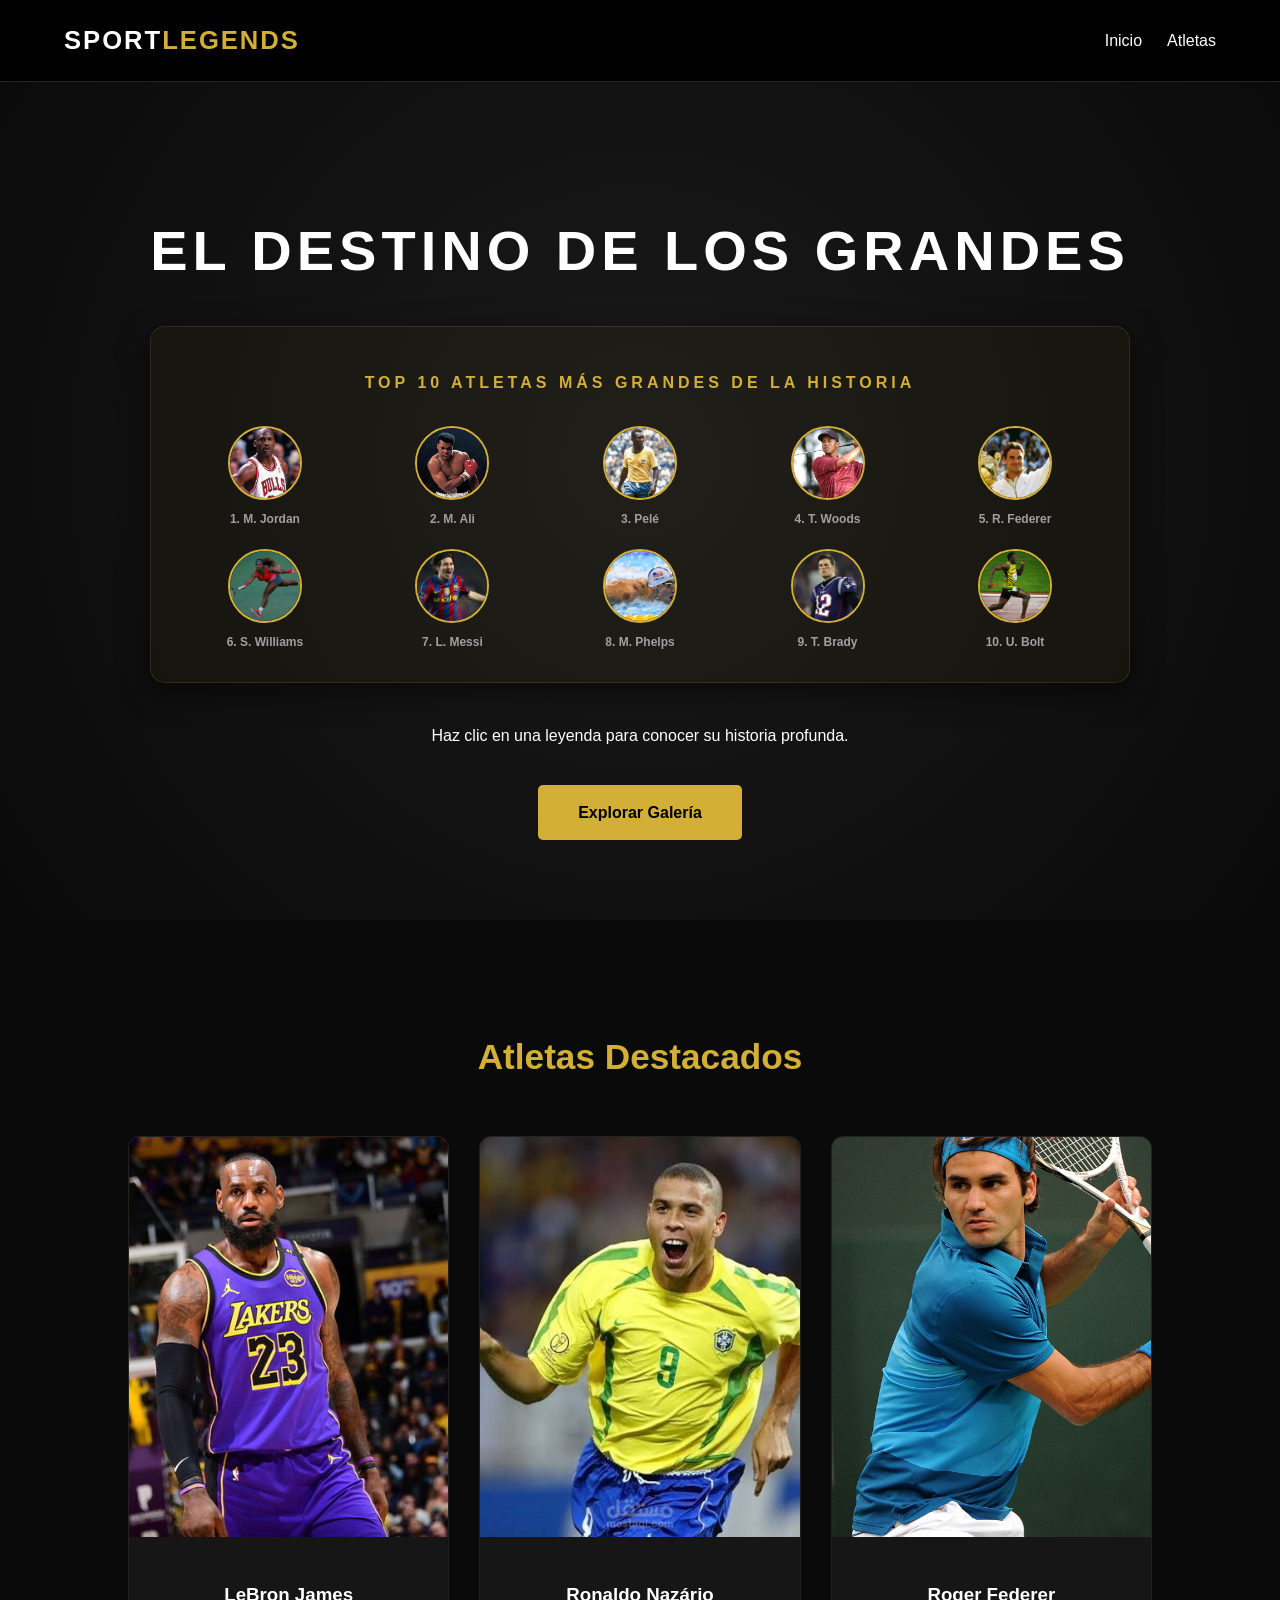
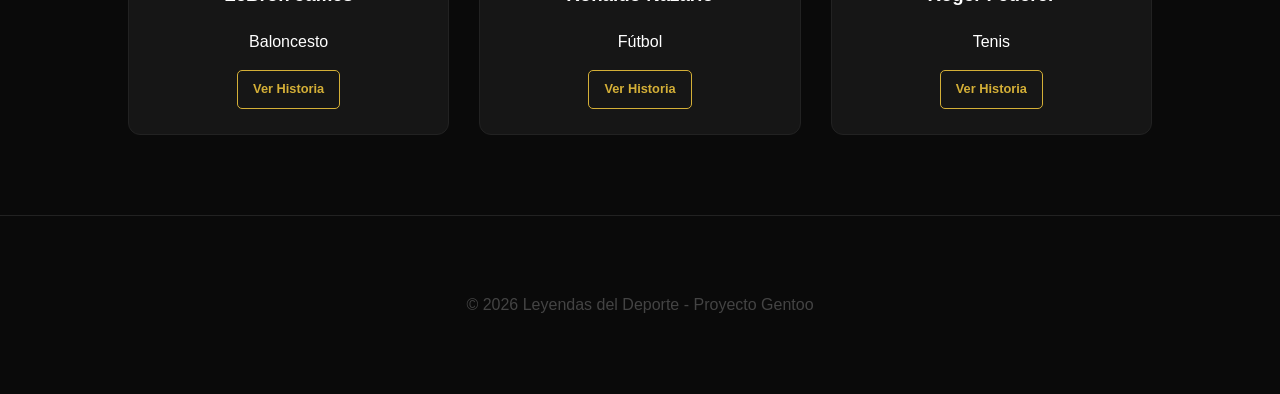
<file: index.html>
<!DOCTYPE html>
<html lang="es">
<head>
    <meta charset="UTF-8">
    <meta name="viewport" content="width=device-width, initial-scale=1.0">
    <title>Leyendas del Deporte | El Museo de los Grandes</title>
    <link rel="stylesheet" href="style.css">
</head>
<body>

    <header>
        <nav>
            <a href="index.html" class="logo">SPORT<span>LEGENDS</span></a>
            <ul>
                <li><a href="index.html">Inicio</a></li>
                <li><a href="#galeria">Atletas</a></li>
            </ul>
        </nav>
    </header>

    <section class="hero">
        <div class="hero-content">
            <h1>EL DESTINO DE LOS GRANDES</h1>
            
            <div class="top-10-museum">
                <h2 class="top-10-title">TOP 10 ATLETAS MÁS GRANDES DE LA HISTORIA</h2>
                
                <div class="names-grid">
                    <div class="top-item">
                        <img src="imagenes/top1_jordan.jpg" alt="Michael Jordan" class="top-thumb">
                        <span>1. M. Jordan</span>
                    </div>
                    <div class="top-item">
                        <img src="imagenes/top2_ali.jpg" alt="Muhammad Ali" class="top-thumb">
                        <span>2. M. Ali</span>
                    </div>
                    <div class="top-item">
                        <img src="imagenes/top3_pele.jpg" alt="Pelé" class="top-thumb">
                        <span>3. Pelé</span>
                    </div>
                    <div class="top-item">
                        <img src="imagenes/top4_woods.jpg" alt="Tiger Woods" class="top-thumb">
                        <span>4. T. Woods</span>
                    </div>
                    <div class="top-item">
                        <img src="imagenes/top5_federer.jpg" alt="Roger Federer" class="top-thumb">
                        <span>5. R. Federer</span>
                    </div>
                    <div class="top-item">
                        <img src="imagenes/top6_williams.jpg" alt="Serena Williams" class="top-thumb">
                        <span>6. S. Williams</span>
                    </div>
                    <div class="top-item">
                        <img src="imagenes/top7_messi.jpg" alt="Lionel Messi" class="top-thumb">
                        <span>7. L. Messi</span>
                    </div>
                    <div class="top-item">
                        <img src="imagenes/top8_phelps.jpg" alt="Michael Phelps" class="top-thumb">
                        <span>8. M. Phelps</span>
                    </div>
                    <div class="top-item">
                        <img src="imagenes/top9_brady.jpg" alt="Tom Brady" class="top-thumb">
                        <span>9. T. Brady</span>
                    </div>
                    <div class="top-item">
                        <img src="imagenes/top10_bolt.jpg" alt="Usain Bolt" class="top-thumb">
                        <span>10. U. Bolt</span>
                    </div>
                </div>
            </div>

            <p>Haz clic en una leyenda para conocer su historia profunda.</p>
            <a href="#galeria" class="btn-main">Explorar Galería</a>
        </div>
    </section>

    <section id="galeria" class="container">
        <h2 class="section-title">Atletas Destacados</h2>
        <div class="grid-leyendas">
            <a href="lebron.html" class="card-link">
                <div class="card">
                    <div class="card-img" style="background-image: url('imagenes/lebron.jpg');"></div>
                    <div class="card-info">
                        <h3>LeBron James</h3>
                        <p>Baloncesto</p>
                        <span class="badge">Ver Historia</span>
                    </div>
                </div>
            </a>
            <a href="ronaldo.html" class="card-link">
                <div class="card">
                    <div class="card-img" style="background-image: url('imagenes/ronaldo.jpg');"></div>
                    <div class="card-info">
                        <h3>Ronaldo Nazário</h3>
                        <p>Fútbol</p>
                        <span class="badge">Ver Historia</span>
                    </div>
                </div>
            </a>
            <a href="federer.html" class="card-link">
                <div class="card">
                    <div class="card-img" style="background-image: url('imagenes/federer.jpg');"></div>
                    <div class="card-info">
                        <h3>Roger Federer</h3>
                        <p>Tenis</p>
                        <span class="badge">Ver Historia</span>
                    </div>
                </div>
            </a>
        </div>
    </section>

    <footer>
        <p>&copy; 2026 Leyendas del Deporte - Proyecto Gentoo</p>
    </footer>

</body>
</html>
</file>
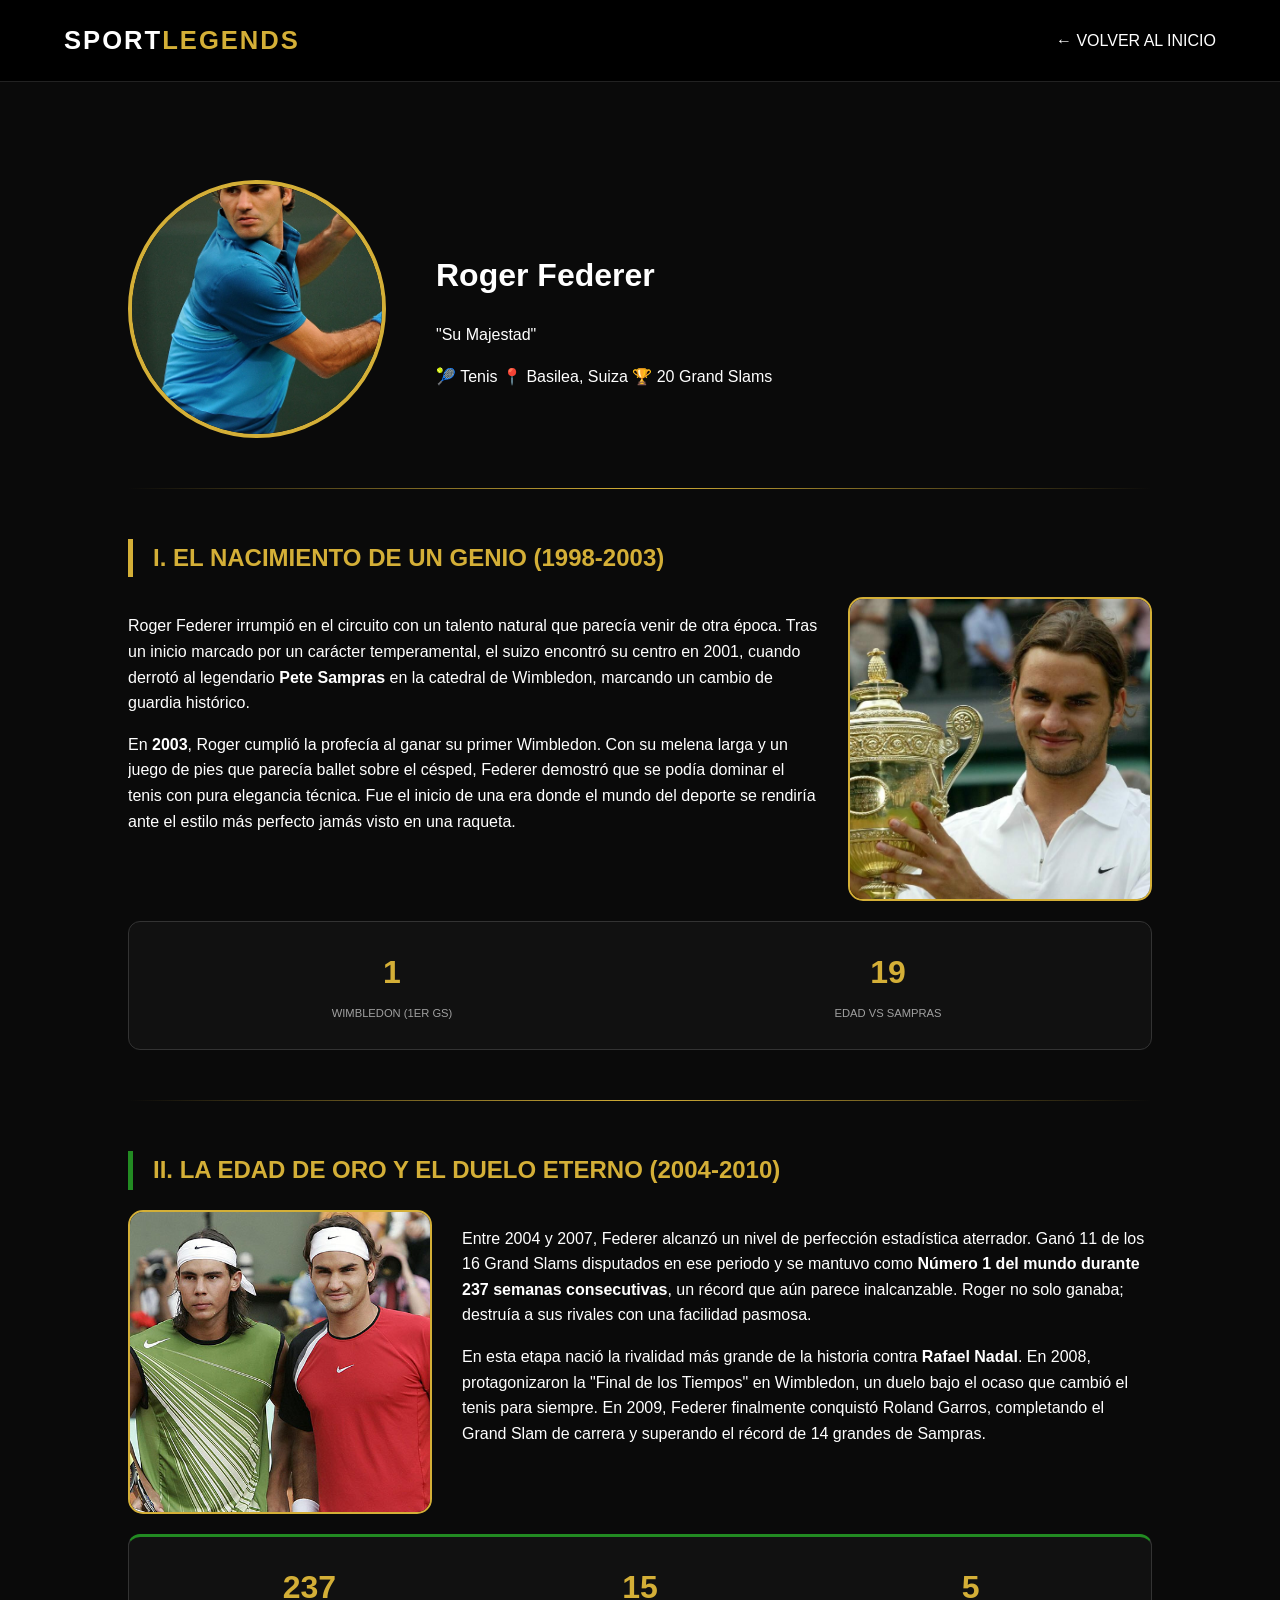
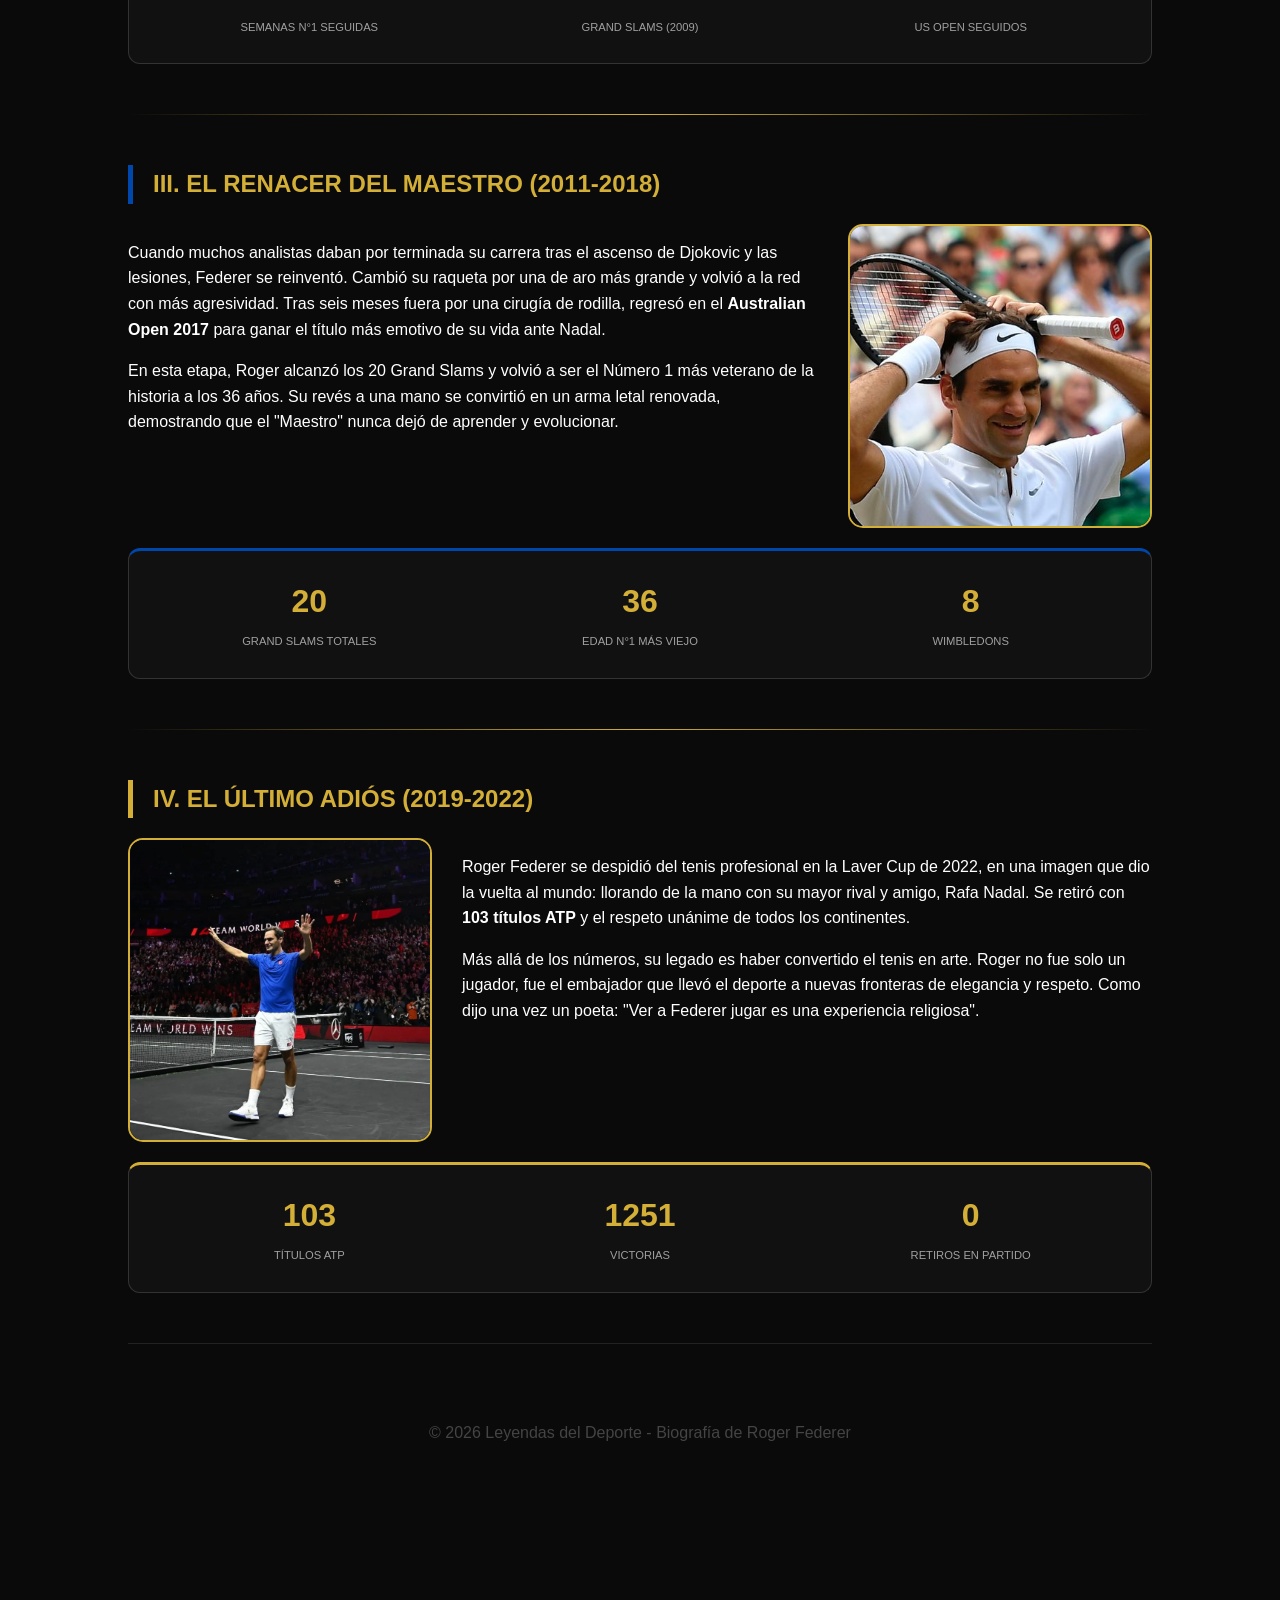
<file: federer.html>
<!DOCTYPE html>
<html lang="es">
<head>
    <meta charset="UTF-8">
    <meta name="viewport" content="width=device-width, initial-scale=1.0">
    <title>Historia Completa | Roger Federer: El Maestro</title>
    <link rel="stylesheet" href="style.css">
</head>
<body>

    <header>
        <nav>
            <a href="index.html" class="logo">SPORT<span>LEGENDS</span></a>
            <ul>
                <li><a href="index.html">← VOLVER AL INICIO</a></li>
            </ul>
        </nav>
    </header>

    <main class="container">
        <div class="story-header">
            <img src="imagenes/federer.jpg" class="story-img-main" alt="Roger Federer">
            <div class="header-text">
                <h1>Roger Federer</h1>
                <p class="subtitle">"Su Majestad"</p>
                <div class="quick-stats">
                    <span>🎾 Tenis</span> <span>📍 Basilea, Suiza</span> <span>🏆 20 Grand Slams</span>
                </div>
            </div>
        </div>

        <hr class="separator">

        <section class="bio-section">
            <h2 class="era-title">I. El Nacimiento de un Genio (1998-2003)</h2>
            <div class="bio-content">
                <img src="imagenes/federer_joven.jpg" class="era-img img-right" alt="Federer Joven">
                <p>
                    Roger Federer irrumpió en el circuito con un talento natural que parecía venir de otra época. Tras un inicio marcado por un carácter temperamental, el suizo encontró su centro en 2001, cuando derrotó al legendario <strong>Pete Sampras</strong> en la catedral de Wimbledon, marcando un cambio de guardia histórico.
                </p>
                <p>
                    En <strong>2003</strong>, Roger cumplió la profecía al ganar su primer Wimbledon. Con su melena larga y un juego de pies que parecía ballet sobre el césped, Federer demostró que se podía dominar el tenis con pura elegancia técnica. Fue el inicio de una era donde el mundo del deporte se rendiría ante el estilo más perfecto jamás visto en una raqueta.
                </p>
                <div class="stats-box">
                    <div class="stats-grid">
                        <div class="stat-item"><span class="stat-number">1</span><span class="stat-label">Wimbledon (1er GS)</span></div>
                        <div class="stat-item"><span class="stat-number">19</span><span class="stat-label">Edad vs Sampras</span></div>
                    </div>
                </div>
            </div>
        </section>

        <hr class="separator">

        <section class="bio-section">
            <h2 class="era-title" style="border-color: #228B22;">II. La Edad de Oro y el Duelo Eterno (2004-2010)</h2>
            <div class="bio-content">
                <img src="imagenes/federer_rivalidad.jpg" class="era-img img-left" alt="Federer Rivalidad">
                <p>
                    Entre 2004 y 2007, Federer alcanzó un nivel de perfección estadística aterrador. Ganó 11 de los 16 Grand Slams disputados en ese periodo y se mantuvo como <strong>Número 1 del mundo durante 237 semanas consecutivas</strong>, un récord que aún parece inalcanzable. Roger no solo ganaba; destruía a sus rivales con una facilidad pasmosa.
                </p>
                <p>
                    En esta etapa nació la rivalidad más grande de la historia contra <strong>Rafael Nadal</strong>. En 2008, protagonizaron la "Final de los Tiempos" en Wimbledon, un duelo bajo el ocaso que cambió el tenis para siempre. En 2009, Federer finalmente conquistó Roland Garros, completando el Grand Slam de carrera y superando el récord de 14 grandes de Sampras.
                </p>
                <div class="stats-box" style="border-top: 3px solid #228B22;">
                    <div class="stats-grid">
                        <div class="stat-item"><span class="stat-number">237</span><span class="stat-label">Semanas N°1 Seguidas</span></div>
                        <div class="stat-item"><span class="stat-number">15</span><span class="stat-label">Grand Slams (2009)</span></div>
                        <div class="stat-item"><span class="stat-number">5</span><span class="stat-label">US Open Seguidos</span></div>
                    </div>
                </div>
            </div>
        </section>

        <hr class="separator">

        <section class="bio-section">
            <h2 class="era-title" style="border-color: #0047AB;">III. El Renacer del Maestro (2011-2018)</h2>
            <div class="bio-content">
                <img src="imagenes/federer_2017.jpg" class="era-img img-right" alt="Federer 2017">
                <p>
                    Cuando muchos analistas daban por terminada su carrera tras el ascenso de Djokovic y las lesiones, Federer se reinventó. Cambió su raqueta por una de aro más grande y volvió a la red con más agresividad. Tras seis meses fuera por una cirugía de rodilla, regresó en el <strong>Australian Open 2017</strong> para ganar el título más emotivo de su vida ante Nadal.
                </p>
                <p>
                    En esta etapa, Roger alcanzó los 20 Grand Slams y volvió a ser el Número 1 más veterano de la historia a los 36 años. Su revés a una mano se convirtió en un arma letal renovada, demostrando que el "Maestro" nunca dejó de aprender y evolucionar.
                </p>
                <div class="stats-box" style="border-top: 3px solid #0047AB;">
                    <div class="stats-grid">
                        <div class="stat-item"><span class="stat-number">20</span><span class="stat-label">Grand Slams Totales</span></div>
                        <div class="stat-item"><span class="stat-number">36</span><span class="stat-label">Edad N°1 más viejo</span></div>
                        <div class="stat-item"><span class="stat-number">8</span><span class="stat-label">Wimbledons</span></div>
                    </div>
                </div>
            </div>
        </section>

        <hr class="separator">

        <section class="bio-section">
            <h2 class="era-title" style="border-color: #d4af37;">IV. El Último Adiós (2019-2022)</h2>
            <div class="bio-content">
                <img src="imagenes/federer_retiro.jpg" class="era-img img-left" alt="Federer Retiro">
                <p>
                    Roger Federer se despidió del tenis profesional en la Laver Cup de 2022, en una imagen que dio la vuelta al mundo: llorando de la mano con su mayor rival y amigo, Rafa Nadal. Se retiró con <strong>103 títulos ATP</strong> y el respeto unánime de todos los continentes.
                </p>
                <p>
                    Más allá de los números, su legado es haber convertido el tenis en arte. Roger no fue solo un jugador, fue el embajador que llevó el deporte a nuevas fronteras de elegancia y respeto. Como dijo una vez un poeta: "Ver a Federer jugar es una experiencia religiosa".
                </p>
                <div class="stats-box" style="border-top: 3px solid #d4af37;">
                    <div class="stats-grid">
                        <div class="stat-item"><span class="stat-number">103</span><span class="stat-label">Títulos ATP</span></div>
                        <div class="stat-item"><span class="stat-number">1251</span><span class="stat-label">Victorias</span></div>
                        <div class="stat-item"><span class="stat-number">0</span><span class="stat-label">Retiros en partido</span></div>
                    </div>
                </div>
            </div>
        </section>

        <footer>
            <p>&copy; 2026 Leyendas del Deporte - Biografía de Roger Federer</p>
        </footer>
    </main>
</body>
</html>
</file>
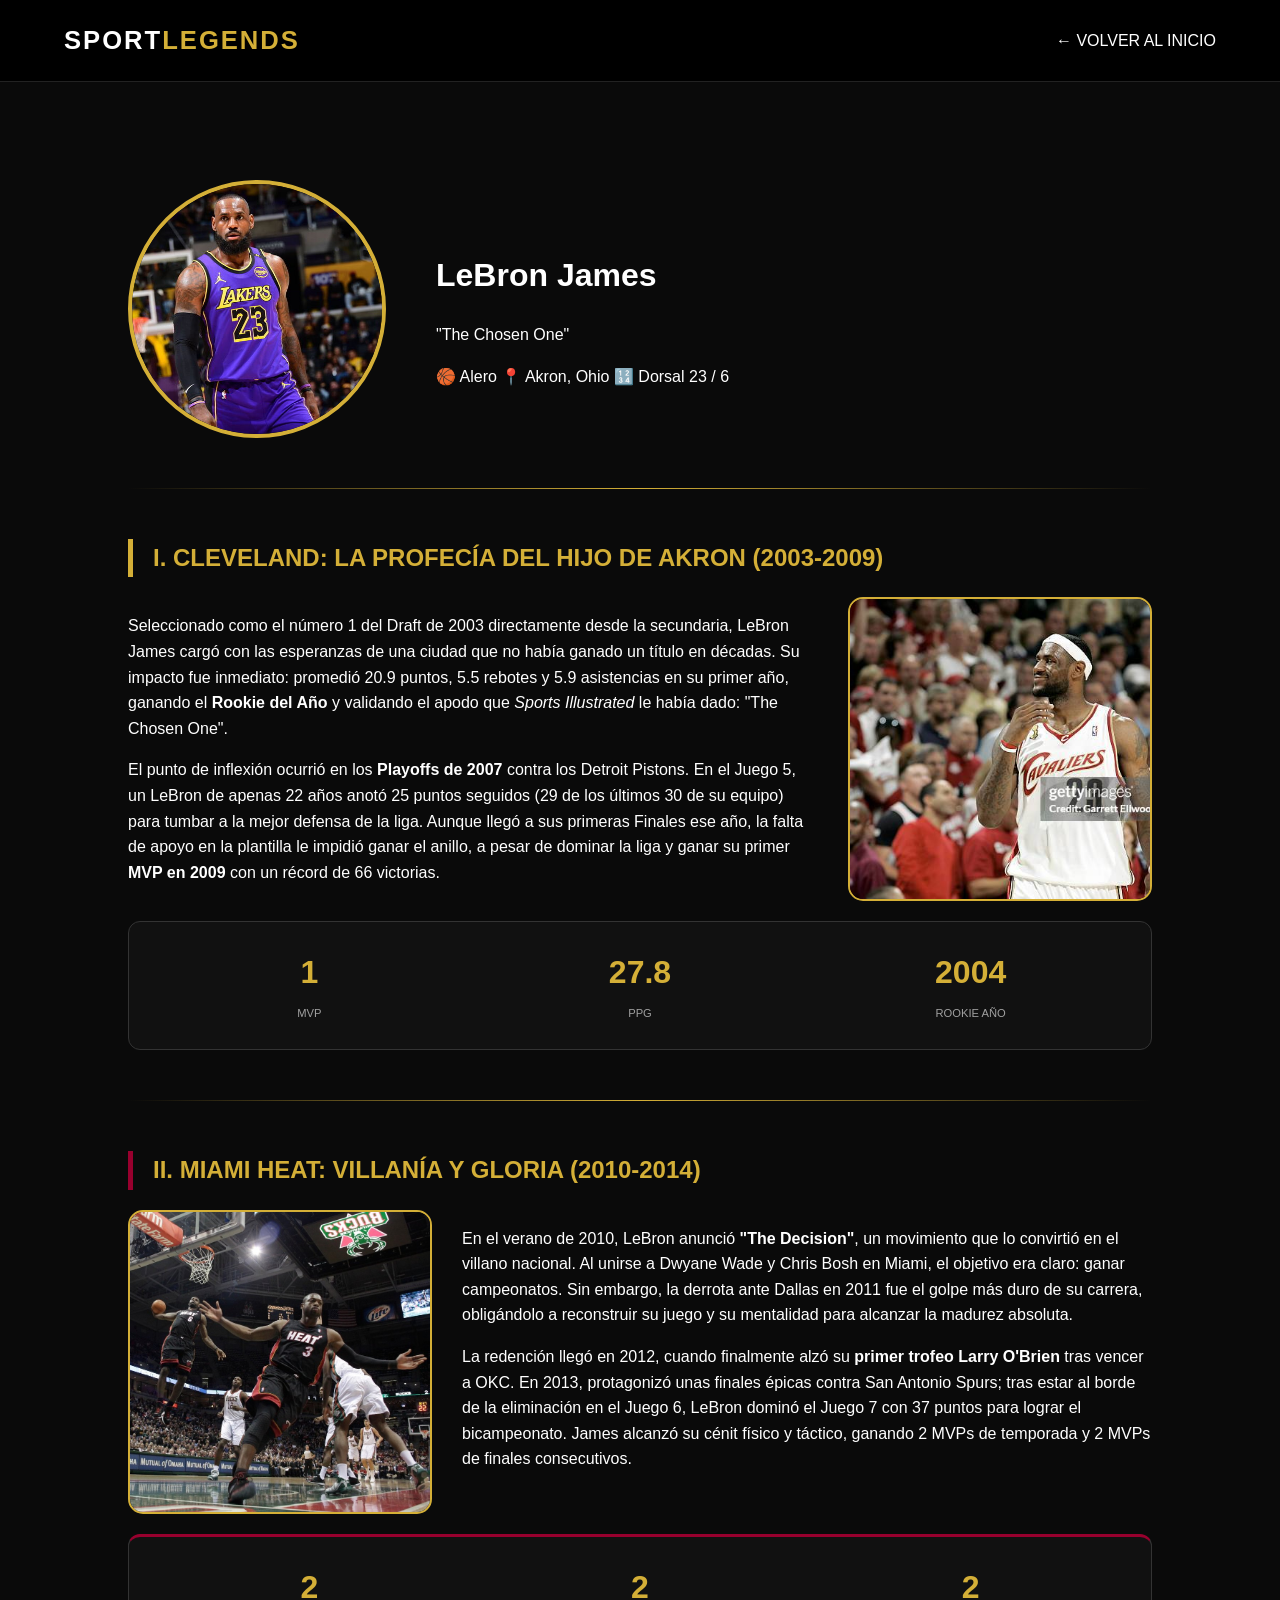
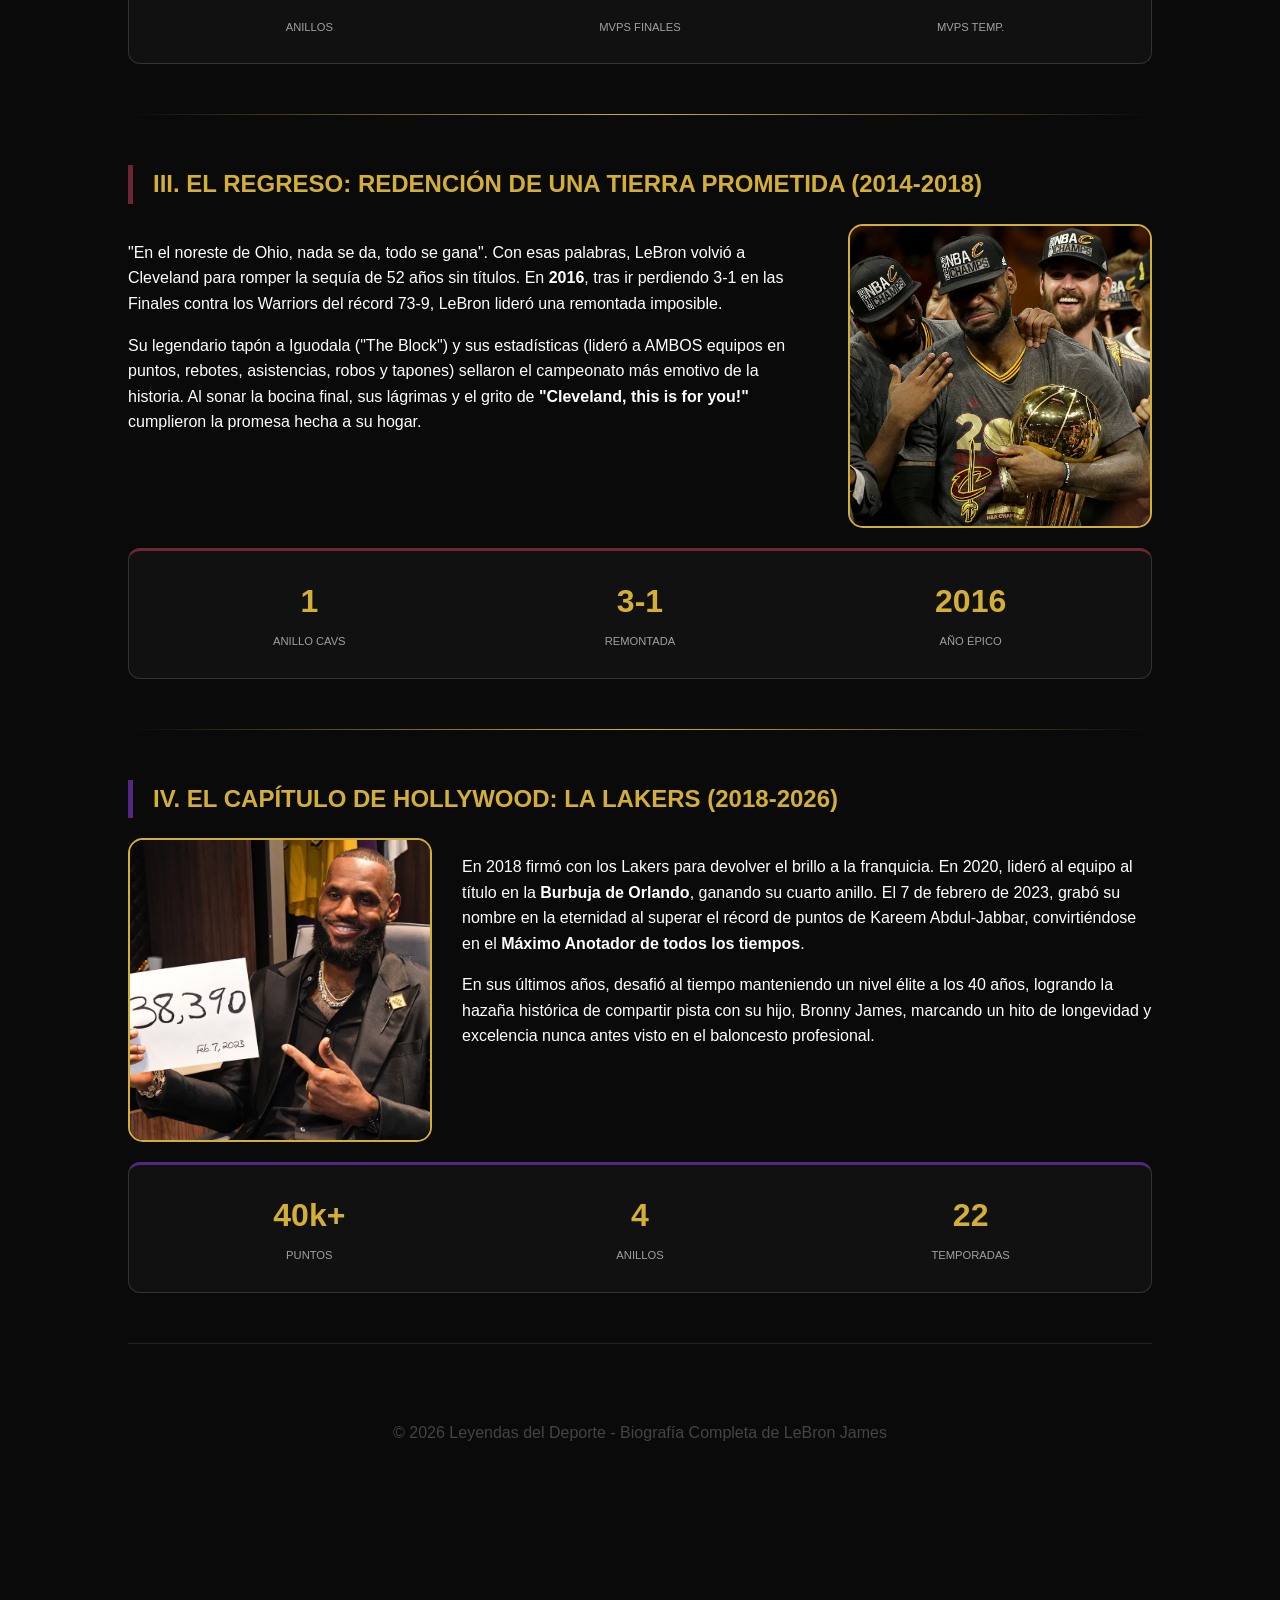
<file: lebron.html>
<!DOCTYPE html>
<html lang="es">
<head>
    <meta charset="UTF-8">
    <meta name="viewport" content="width=device-width, initial-scale=1.0">
    <title>Historia Completa | LeBron James: El Rey</title>
    <link rel="stylesheet" href="style.css">
</head>
<body>

    <header>
        <nav>
            <a href="index.html" class="logo">SPORT<span>LEGENDS</span></a>
            <ul>
                <li><a href="index.html">← VOLVER AL INICIO</a></li>
            </ul>
        </nav>
    </header>

    <main class="container">
        <div class="story-header">
            <img src="imagenes/lebron.jpg" class="story-img-main" alt="LeBron James">
            <div class="header-text">
                <h1>LeBron James</h1>
                <p class="subtitle">"The Chosen One"</p>
                <div class="quick-stats">
                    <span>🏀 Alero</span> <span>📍 Akron, Ohio</span> <span>🔢 Dorsal 23 / 6</span>
                </div>
            </div>
        </div>

        <hr class="separator">

        <section class="bio-section">
            <h2 class="era-title">I. Cleveland: La Profecía del Hijo de Akron (2003-2009)</h2>
            <div class="bio-content">
                <img src="imagenes/lebron_cleveland1.jpg" class="era-img img-right" alt="LeBron Rookie">
                <p>
                    Seleccionado como el número 1 del Draft de 2003 directamente desde la secundaria, LeBron James cargó con las esperanzas de una ciudad que no había ganado un título en décadas. Su impacto fue inmediato: promedió 20.9 puntos, 5.5 rebotes y 5.9 asistencias en su primer año, ganando el <strong>Rookie del Año</strong> y validando el apodo que <em>Sports Illustrated</em> le había dado: "The Chosen One".
                </p>
                <p>
                    El punto de inflexión ocurrió en los <strong>Playoffs de 2007</strong> contra los Detroit Pistons. En el Juego 5, un LeBron de apenas 22 años anotó 25 puntos seguidos (29 de los últimos 30 de su equipo) para tumbar a la mejor defensa de la liga. Aunque llegó a sus primeras Finales ese año, la falta de apoyo en la plantilla le impidió ganar el anillo, a pesar de dominar la liga y ganar su primer <strong>MVP en 2009</strong> con un récord de 66 victorias.
                </p>
                <div class="stats-box">
                    <div class="stats-grid">
                        <div class="stat-item"><span class="stat-number">1</span><span class="stat-label">MVP</span></div>
                        <div class="stat-item"><span class="stat-number">27.8</span><span class="stat-label">PPG</span></div>
                        <div class="stat-item"><span class="stat-number">2004</span><span class="stat-label">Rookie Año</span></div>
                    </div>
                </div>
            </div>
        </section>

        <hr class="separator">

        <section class="bio-section">
            <h2 class="era-title" style="border-color: #98002E;">II. Miami Heat: Villanía y Gloria (2010-2014)</h2>
            <div class="bio-content">
                <img src="imagenes/lebron_miami.jpg" class="era-img img-left" alt="LeBron Miami Heat">
                <p>
                    En el verano de 2010, LeBron anunció <strong>"The Decision"</strong>, un movimiento que lo convirtió en el villano nacional. Al unirse a Dwyane Wade y Chris Bosh en Miami, el objetivo era claro: ganar campeonatos. Sin embargo, la derrota ante Dallas en 2011 fue el golpe más duro de su carrera, obligándolo a reconstruir su juego y su mentalidad para alcanzar la madurez absoluta.
                </p>
                <p>
                    La redención llegó en 2012, cuando finalmente alzó su <strong>primer trofeo Larry O'Brien</strong> tras vencer a OKC. En 2013, protagonizó unas finales épicas contra San Antonio Spurs; tras estar al borde de la eliminación en el Juego 6, LeBron dominó el Juego 7 con 37 puntos para lograr el bicampeonato. James alcanzó su cénit físico y táctico, ganando 2 MVPs de temporada y 2 MVPs de finales consecutivos.
                </p>
                <div class="stats-box" style="border-top: 3px solid #98002E;">
                    <div class="stats-grid">
                        <div class="stat-item"><span class="stat-number">2</span><span class="stat-label">Anillos</span></div>
                        <div class="stat-item"><span class="stat-number">2</span><span class="stat-label">MVPs Finales</span></div>
                        <div class="stat-item"><span class="stat-number">2</span><span class="stat-label">MVPs Temp.</span></div>
                    </div>
                </div>
            </div>
        </section>

        <hr class="separator">

        <section class="bio-section">
            <h2 class="era-title" style="border-color: #6F2633;">III. El Regreso: Redención de una Tierra Prometida (2014-2018)</h2>
            <div class="bio-content">
                <img src="imagenes/lebron_cleveland2.jpg" class="era-img img-right" alt="LeBron Remontada 2016">
                <p>
                    "En el noreste de Ohio, nada se da, todo se gana". Con esas palabras, LeBron volvió a Cleveland para romper la sequía de 52 años sin títulos. En <strong>2016</strong>, tras ir perdiendo 3-1 en las Finales contra los Warriors del récord 73-9, LeBron lideró una remontada imposible. 
                </p>
                <p>
                    Su legendario tapón a Iguodala ("The Block") y sus estadísticas (lideró a AMBOS equipos en puntos, rebotes, asistencias, robos y tapones) sellaron el campeonato más emotivo de la historia. Al sonar la bocina final, sus lágrimas y el grito de <strong>"Cleveland, this is for you!"</strong> cumplieron la promesa hecha a su hogar.
                </p>
                <div class="stats-box" style="border-top: 3px solid #6F2633;">
                    <div class="stats-grid">
                        <div class="stat-item"><span class="stat-number">1</span><span class="stat-label">Anillo Cavs</span></div>
                        <div class="stat-item"><span class="stat-number">3-1</span><span class="stat-label">Remontada</span></div>
                        <div class="stat-item"><span class="stat-number">2016</span><span class="stat-label">Año Épico</span></div>
                    </div>
                </div>
            </div>
        </section>

        <hr class="separator">

        <section class="bio-section">
            <h2 class="era-title" style="border-color: #552583;">IV. El Capítulo de Hollywood: LA Lakers (2018-2026)</h2>
            <div class="bio-content">
                <img src="imagenes/lebron_lakers.jpg" class="era-img img-left" alt="LeBron Máximo Anotador">
                <p>
                    En 2018 firmó con los Lakers para devolver el brillo a la franquicia. En 2020, lideró al equipo al título en la <strong>Burbuja de Orlando</strong>, ganando su cuarto anillo. El 7 de febrero de 2023, grabó su nombre en la eternidad al superar el récord de puntos de Kareem Abdul-Jabbar, convirtiéndose en el <strong>Máximo Anotador de todos los tiempos</strong>.
                </p>
                <p>
                    En sus últimos años, desafió al tiempo manteniendo un nivel élite a los 40 años, logrando la hazaña histórica de compartir pista con su hijo, Bronny James, marcando un hito de longevidad y excelencia nunca antes visto en el baloncesto profesional.
                </p>
                <div class="stats-box" style="border-top: 3px solid #552583;">
                    <div class="stats-grid">
                        <div class="stat-item"><span class="stat-number">40k+</span><span class="stat-label">Puntos</span></div>
                        <div class="stat-item"><span class="stat-number">4</span><span class="stat-label">Anillos</span></div>
                        <div class="stat-item"><span class="stat-number">22</span><span class="stat-label">Temporadas</span></div>
                    </div>
                </div>
            </div>
        </section>

        <footer>
            <p>&copy; 2026 Leyendas del Deporte - Biografía Completa de LeBron James</p>
        </footer>
    </main>
</body>
</html>
</file>
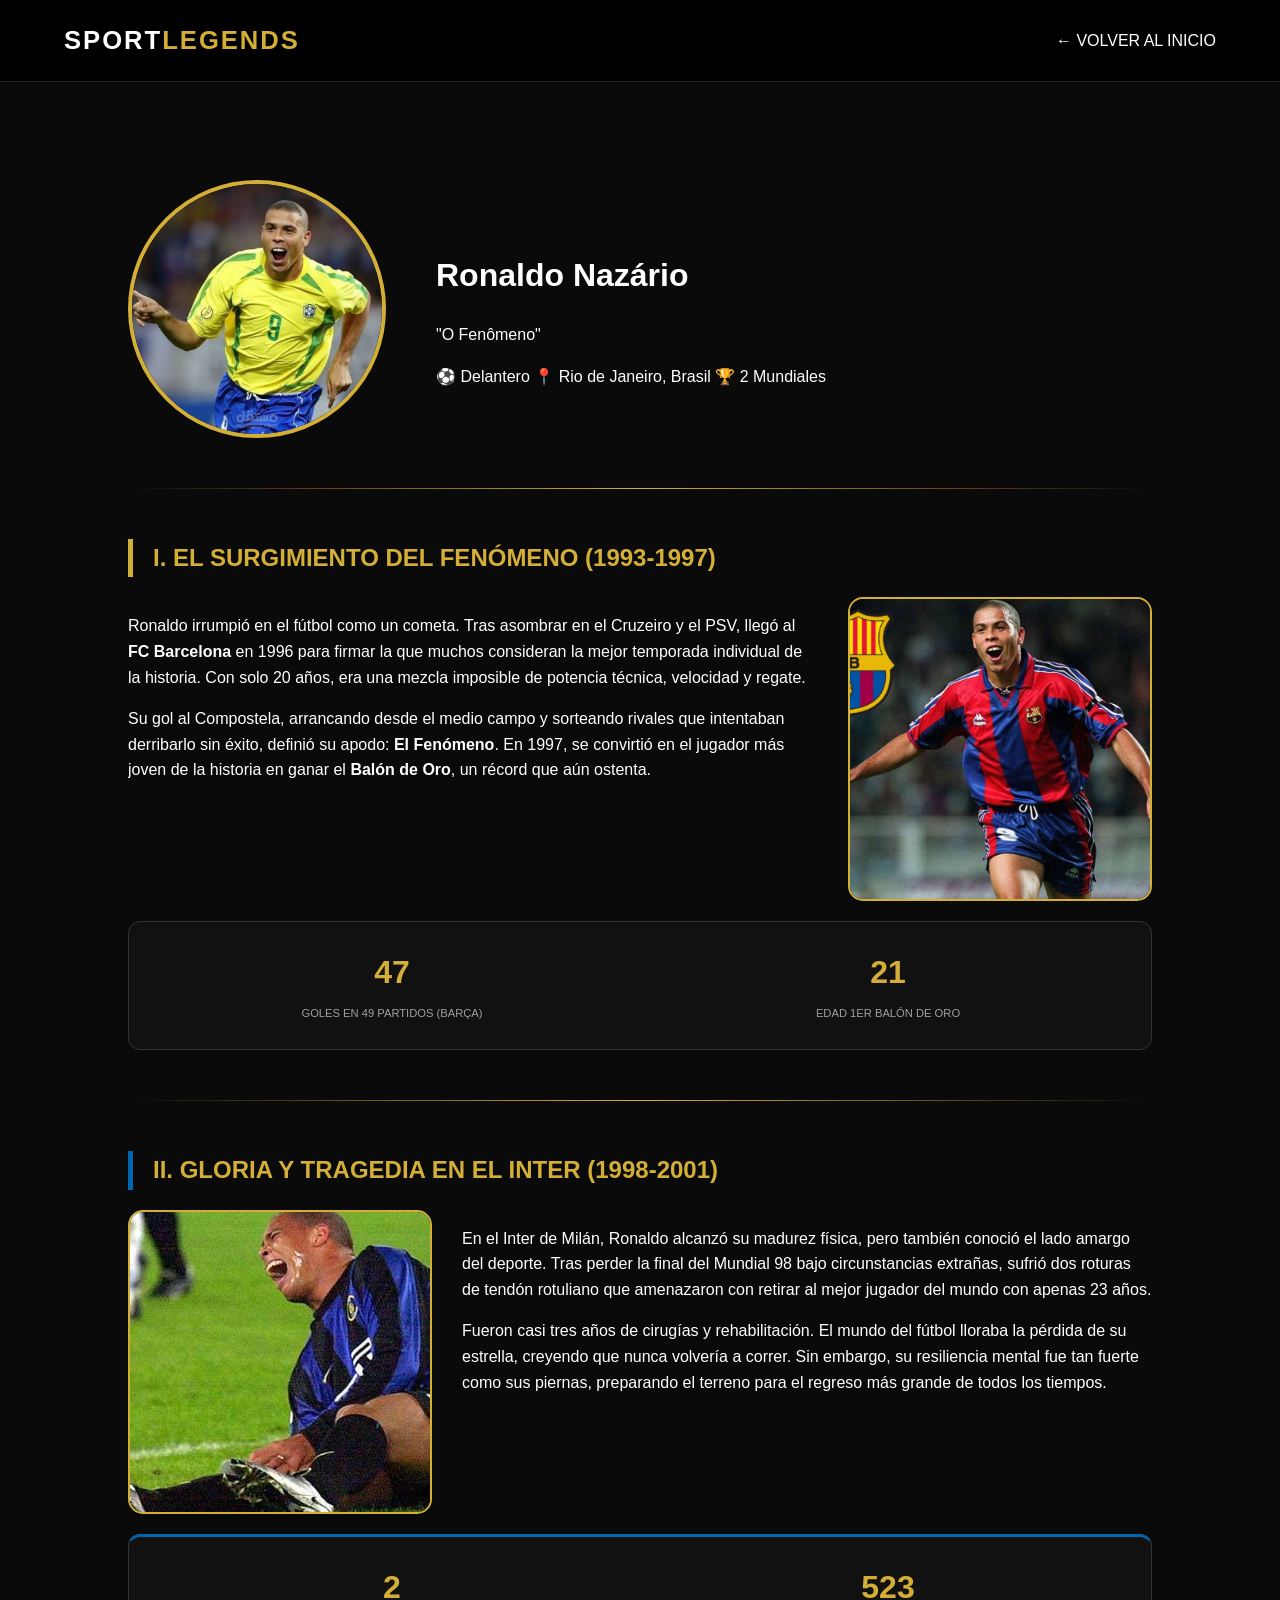
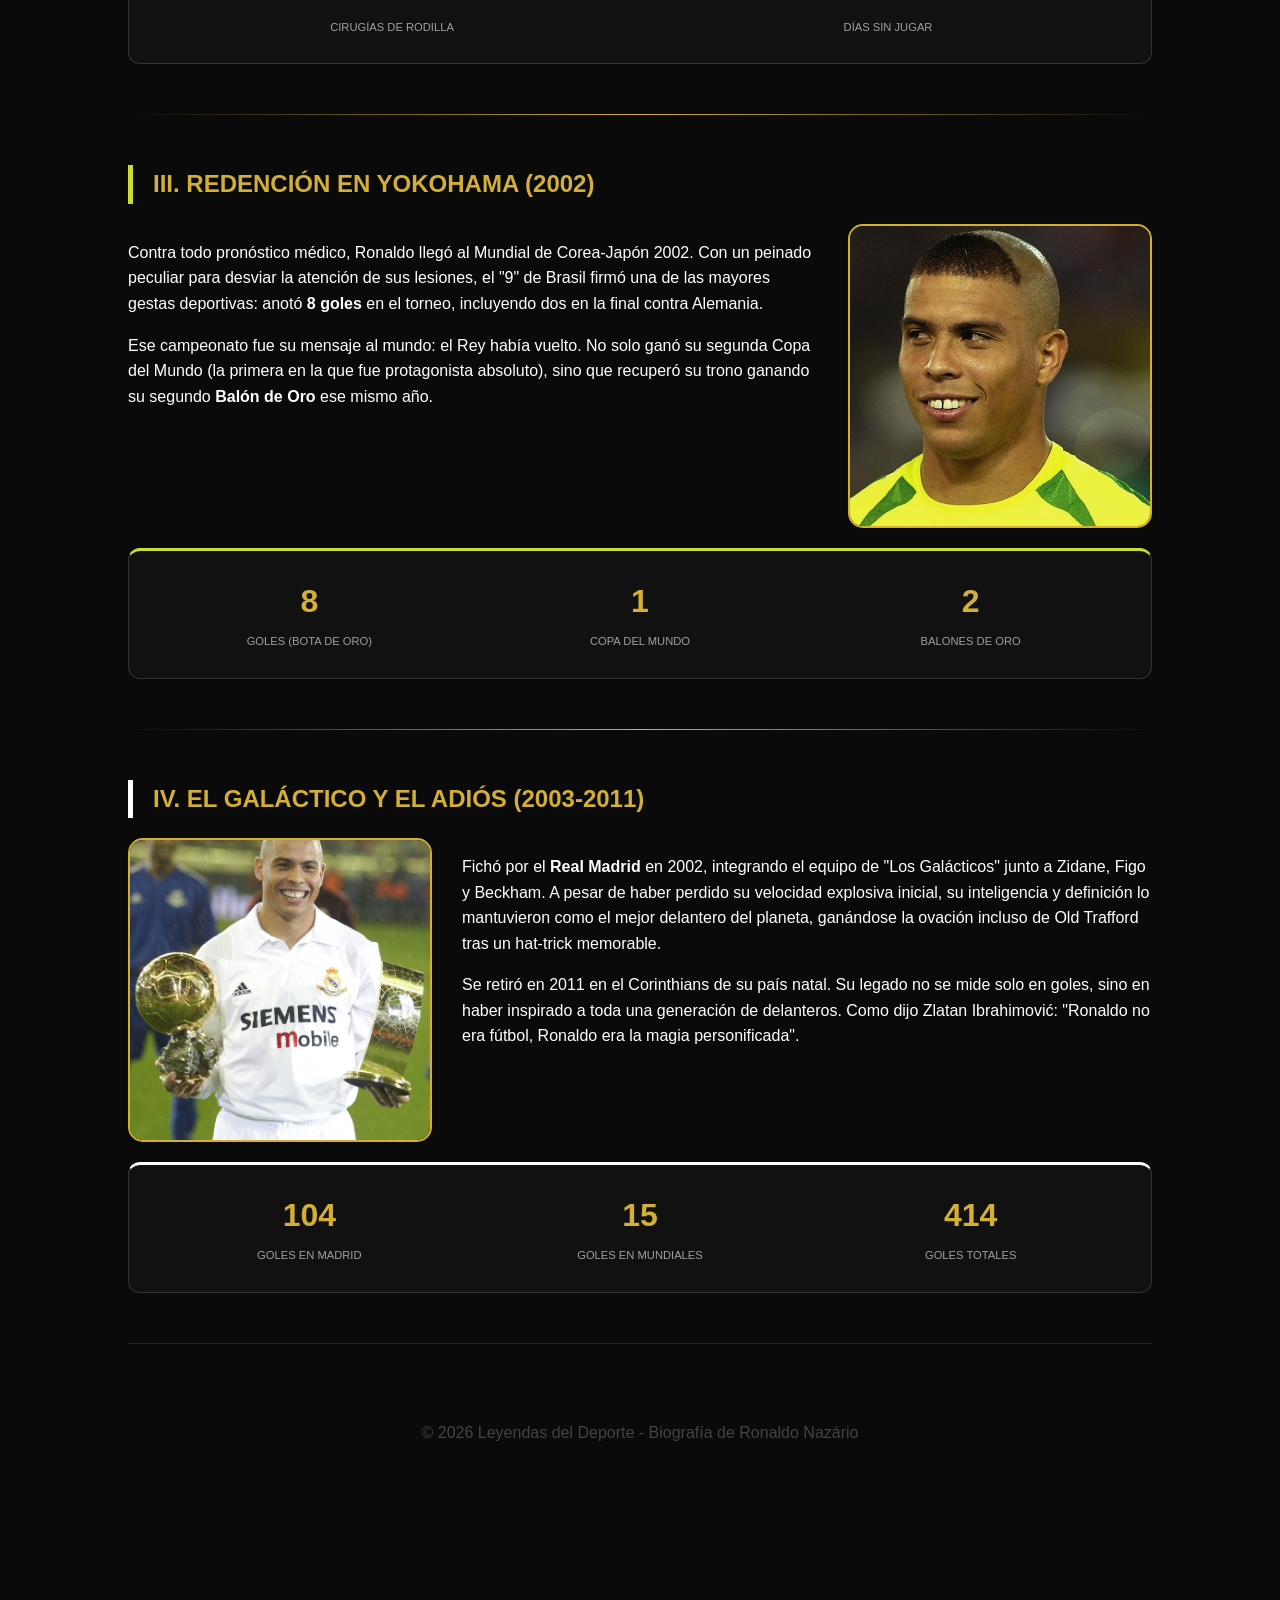
<file: ronaldo.html>
<!DOCTYPE html>
<html lang="es">
<head>
    <meta charset="UTF-8">
    <meta name="viewport" content="width=device-width, initial-scale=1.0">
    <title>Historia Completa | Ronaldo Nazário: El Fenómeno</title>
    <link rel="stylesheet" href="style.css">
</head>
<body>

    <header>
        <nav>
            <a href="index.html" class="logo">SPORT<span>LEGENDS</span></a>
            <ul>
                <li><a href="index.html">← VOLVER AL INICIO</a></li>
            </ul>
        </nav>
    </header>

    <main class="container">
        <div class="story-header">
            <img src="imagenes/ronaldo.jpg" class="story-img-main" alt="Ronaldo Nazário">
            <div class="header-text">
                <h1>Ronaldo Nazário</h1>
                <p class="subtitle">"O Fenômeno"</p>
                <div class="quick-stats">
                    <span>⚽ Delantero</span> <span>📍 Rio de Janeiro, Brasil</span> <span>🏆 2 Mundiales</span>
                </div>
            </div>
        </div>

        <hr class="separator">

        <section class="bio-section">
            <h2 class="era-title">I. El Surgimiento del Fenómeno (1993-1997)</h2>
            <div class="bio-content">
                <img src="imagenes/ronaldo_psv_barca.jpg" class="era-img img-right" alt="Ronaldo Joven">
                <p>
                    Ronaldo irrumpió en el fútbol como un cometa. Tras asombrar en el Cruzeiro y el PSV, llegó al <strong>FC Barcelona</strong> en 1996 para firmar la que muchos consideran la mejor temporada individual de la historia. Con solo 20 años, era una mezcla imposible de potencia técnica, velocidad y regate. 
                </p>
                <p>
                    Su gol al Compostela, arrancando desde el medio campo y sorteando rivales que intentaban derribarlo sin éxito, definió su apodo: <strong>El Fenómeno</strong>. En 1997, se convirtió en el jugador más joven de la historia en ganar el <strong>Balón de Oro</strong>, un récord que aún ostenta.
                </p>
                <div class="stats-box">
                    <div class="stats-grid">
                        <div class="stat-item"><span class="stat-number">47</span><span class="stat-label">Goles en 49 partidos (Barça)</span></div>
                        <div class="stat-item"><span class="stat-number">21</span><span class="stat-label">Edad 1er Balón de Oro</span></div>
                    </div>
                </div>
            </div>
        </section>

        <hr class="separator">

        <section class="bio-section">
            <h2 class="era-title" style="border-color: #0066B2;">II. Gloria y Tragedia en el Inter (1998-2001)</h2>
            <div class="bio-content">
                <img src="imagenes/ronaldo_lesion.jpg" class="era-img img-left" alt="Ronaldo Inter">
                <p>
                    En el Inter de Milán, Ronaldo alcanzó su madurez física, pero también conoció el lado amargo del deporte. Tras perder la final del Mundial 98 bajo circunstancias extrañas, sufrió dos roturas de tendón rotuliano que amenazaron con retirar al mejor jugador del mundo con apenas 23 años.
                </p>
                <p>
                    Fueron casi tres años de cirugías y rehabilitación. El mundo del fútbol lloraba la pérdida de su estrella, creyendo que nunca volvería a correr. Sin embargo, su resiliencia mental fue tan fuerte como sus piernas, preparando el terreno para el regreso más grande de todos los tiempos.
                </p>
                <div class="stats-box" style="border-top: 3px solid #0066B2;">
                    <div class="stats-grid">
                        <div class="stat-item"><span class="stat-number">2</span><span class="stat-label">Cirugías de Rodilla</span></div>
                        <div class="stat-item"><span class="stat-number">523</span><span class="stat-label">Días sin jugar</span></div>
                    </div>
                </div>
            </div>
        </section>

        <hr class="separator">

        <section class="bio-section">
            <h2 class="era-title" style="border-color: #CBDE2F;">III. Redención en Yokohama (2002)</h2>
            <div class="bio-content">
                <img src="imagenes/ronaldo_2002.jpg" class="era-img img-right" alt="Ronaldo Mundial 2002">
                <p>
                    Contra todo pronóstico médico, Ronaldo llegó al Mundial de Corea-Japón 2002. Con un peinado peculiar para desviar la atención de sus lesiones, el "9" de Brasil firmó una de las mayores gestas deportivas: anotó <strong>8 goles</strong> en el torneo, incluyendo dos en la final contra Alemania.
                </p>
                <p>
                    Ese campeonato fue su mensaje al mundo: el Rey había vuelto. No solo ganó su segunda Copa del Mundo (la primera en la que fue protagonista absoluto), sino que recuperó su trono ganando su segundo <strong>Balón de Oro</strong> ese mismo año.
                </p>
                <div class="stats-box" style="border-top: 3px solid #CBDE2F;">
                    <div class="stats-grid">
                        <div class="stat-item"><span class="stat-number">8</span><span class="stat-label">Goles (Bota de Oro)</span></div>
                        <div class="stat-item"><span class="stat-number">1</span><span class="stat-label">Copa del Mundo</span></div>
                        <div class="stat-item"><span class="stat-number">2</span><span class="stat-label">Balones de Oro</span></div>
                    </div>
                </div>
            </div>
        </section>

        <hr class="separator">

        <section class="bio-section">
            <h2 class="era-title" style="border-color: #FFFFFF;">IV. El Galáctico y el Adiós (2003-2011)</h2>
            <div class="bio-content">
                <img src="imagenes/ronaldo_madrid.jpg" class="era-img img-left" alt="Ronaldo Real Madrid">
                <p>
                    Fichó por el <strong>Real Madrid</strong> en 2002, integrando el equipo de "Los Galácticos" junto a Zidane, Figo y Beckham. A pesar de haber perdido su velocidad explosiva inicial, su inteligencia y definición lo mantuvieron como el mejor delantero del planeta, ganándose la ovación incluso de Old Trafford tras un hat-trick memorable.
                </p>
                <p>
                    Se retiró en 2011 en el Corinthians de su país natal. Su legado no se mide solo en goles, sino en haber inspirado a toda una generación de delanteros. Como dijo Zlatan Ibrahimović: "Ronaldo no era fútbol, Ronaldo era la magia personificada".
                </p>
                <div class="stats-box" style="border-top: 3px solid #FFFFFF;">
                    <div class="stats-grid">
                        <div class="stat-item"><span class="stat-number">104</span><span class="stat-label">Goles en Madrid</span></div>
                        <div class="stat-item"><span class="stat-number">15</span><span class="stat-label">Goles en Mundiales</span></div>
                        <div class="stat-item"><span class="stat-number">414</span><span class="stat-label">Goles Totales</span></div>
                    </div>
                </div>
            </div>
        </section>

        <footer>
            <p>&copy; 2026 Leyendas del Deporte - Biografía de Ronaldo Nazário</p>
        </footer>
    </main>
</body>
</html>
</file>
<file: style.css>
/* =========================================
   VARIABLES Y CONFIGURACIÓN BASE
   ========================================= */
:root {
    --oro: #d4af37;
    --oro-brillante: #f1c40f;
    --oscuro: #0a0a0a;
    --gris-card: #161616;
    --blanco: #ffffff;
    --texto-gris: #a0a0a0;
}

body {
    margin: 0;
    padding: 0;
    background-color: var(--oscuro);
    color: var(--blanco);
    font-family: 'Segoe UI', Tahoma, Geneva, Verdana, sans-serif;
    line-height: 1.6;
    scroll-behavior: smooth;
}

/* Limpieza de Enlaces para evitar el color morado/azul */
a {
    text-decoration: none;
    color: inherit;
}

/* =========================================
   NAVEGACIÓN (HEADER)
   ========================================= */
header {
    background-color: rgba(0, 0, 0, 0.95);
    padding: 20px 5%;
    position: fixed;
    width: 90%;
    top: 0;
    z-index: 1000;
    border-bottom: 1px solid #222;
}

nav {
    display: flex;
    justify-content: space-between;
    align-items: center;
}

.logo {
    font-size: 1.6rem;
    font-weight: 800;
    letter-spacing: 2px;
}

.logo span {
    color: var(--oro);
}

nav ul {
    display: flex;
    list-style: none;
    gap: 25px;
    margin: 0;
}

nav ul li a:hover {
    color: var(--oro);
}

/* =========================================
   SECCIÓN HERO Y TOP 10 (MUSEO VISUAL)
   ========================================= */
.hero {
    min-height: 80vh;
    display: flex;
    align-items: center;
    justify-content: center;
    text-align: center;
    padding: 140px 20px 60px;
    background: radial-gradient(circle, #1a1a1a 0%, #0a0a0a 100%);
}

.hero h1 {
    font-size: 3.5rem;
    margin-bottom: 30px;
    letter-spacing: 5px;
    font-weight: 900;
}

.top-10-museum {
    background: rgba(212, 175, 55, 0.03);
    padding: 30px;
    border-radius: 15px;
    margin: 0 auto 40px;
    max-width: 950px;
    border: 1px solid rgba(212, 175, 55, 0.15);
    box-shadow: 0 10px 30px rgba(0,0,0,0.5);
}

.top-10-title {
    color: var(--oro);
    font-size: 1rem;
    margin-bottom: 30px;
    letter-spacing: 4px;
    text-transform: uppercase;
}

.names-grid {
    display: grid;
    grid-template-columns: repeat(5, 1fr);
    gap: 20px;
}

.top-item {
    display: flex;
    flex-direction: column;
    align-items: center;
    text-align: center;
    transition: 0.3s;
}

/* FOTO TIPO CARNET (Ajustada a 70px) */
.top-thumb {
    width: 70px;
    height: 70px;
    object-fit: cover;
    border-radius: 50%;
    border: 2px solid var(--oro);
    margin-bottom: 10px;
    transition: 0.3s;
}

.top-item:hover .top-thumb {
    transform: scale(1.1);
    border-color: #fff;
}

.top-item span {
    font-size: 0.75rem;
    color: var(--texto-gris);
    font-weight: bold;
}

.btn-main {
    display: inline-block;
    background-color: var(--oro);
    color: black;
    padding: 15px 40px;
    font-weight: bold;
    border-radius: 5px;
    margin-top: 20px;
}

/* =========================================
   GALERÍA DE TARJETAS (PÁGINA INICIO)
   ========================================= */
.container {
    padding: 80px 10%;
}

.section-title {
    text-align: center;
    font-size: 2.2rem;
    margin-bottom: 50px;
    color: var(--oro);
}

.grid-leyendas {
    display: grid;
    grid-template-columns: repeat(auto-fit, minmax(300px, 1fr));
    gap: 30px;
}

.card {
    background-color: var(--gris-card);
    border-radius: 12px;
    overflow: hidden;
    transition: 0.4s;
    border: 1px solid #222;
}

.card:hover {
    transform: translateY(-12px);
    border-color: var(--oro);
}

.card-img {
    height: 400px;
    background-size: cover;
    background-position: center;
    background-color: #222;
}

.card-info {
    padding: 25px;
    text-align: center;
}

.badge {
    display: inline-block;
    border: 1px solid var(--oro);
    color: var(--oro);
    padding: 8px 15px;
    border-radius: 5px;
    font-size: 0.8rem;
    font-weight: bold;
}

/* =========================================
   ESTILOS DE BIOGRAFÍAS (ZIG-ZAG)
   ========================================= */
.story-header {
    display: flex;
    gap: 50px;
    align-items: center;
    flex-wrap: wrap;
    margin-bottom: 40px;
    margin-top: 100px;
}

.story-img-main {
    width: 250px;
    height: 250px;
    border-radius: 50%;
    border: 4px solid var(--oro);
    object-fit: cover;
}

.era-title {
    color: var(--oro);
    border-left: 5px solid var(--oro);
    padding-left: 20px;
    margin: 40px 0 20px;
    text-transform: uppercase;
}

.bio-content {
    overflow: hidden; /* Para que el texto rodee las imágenes flotantes */
    margin-bottom: 50px;
}

.era-img {
    width: 300px;
    height: 300px;
    object-fit: cover;
    border-radius: 15px;
    border: 2px solid var(--oro);
    margin-bottom: 20px;
}

.img-right { float: right; margin-left: 30px; }
.img-left { float: left; margin-right: 30px; }

.stats-box {
    background: #111;
    padding: 25px;
    border-radius: 12px;
    border: 1px solid #333;
    clear: both; /* Evita que el flote de las imágenes afecte la caja */
    margin-top: 30px;
}

.stats-grid {
    display: grid;
    grid-template-columns: repeat(auto-fit, minmax(120px, 1fr));
    gap: 20px;
    text-align: center;
}

.stat-number {
    display: block;
    font-size: 2rem;
    color: var(--oro);
    font-weight: bold;
}

.stat-label {
    font-size: 0.7rem;
    text-transform: uppercase;
    color: var(--texto-gris);
}

.separator {
    border: 0;
    height: 1px;
    background: linear-gradient(to right, transparent, var(--oro), transparent);
    margin: 50px 0;
}

/* =========================================
   FOOTER Y RESPONSIVE
   ========================================= */
footer {
    text-align: center;
    padding: 60px;
    color: #444;
    border-top: 1px solid #222;
}

@media (max-width: 800px) {
    .names-grid { grid-template-columns: repeat(2, 1fr); }
    .era-img { float: none; width: 100%; height: auto; margin: 0 0 20px 0; }
    .story-header { text-align: center; justify-content: center; }
}
</file>
